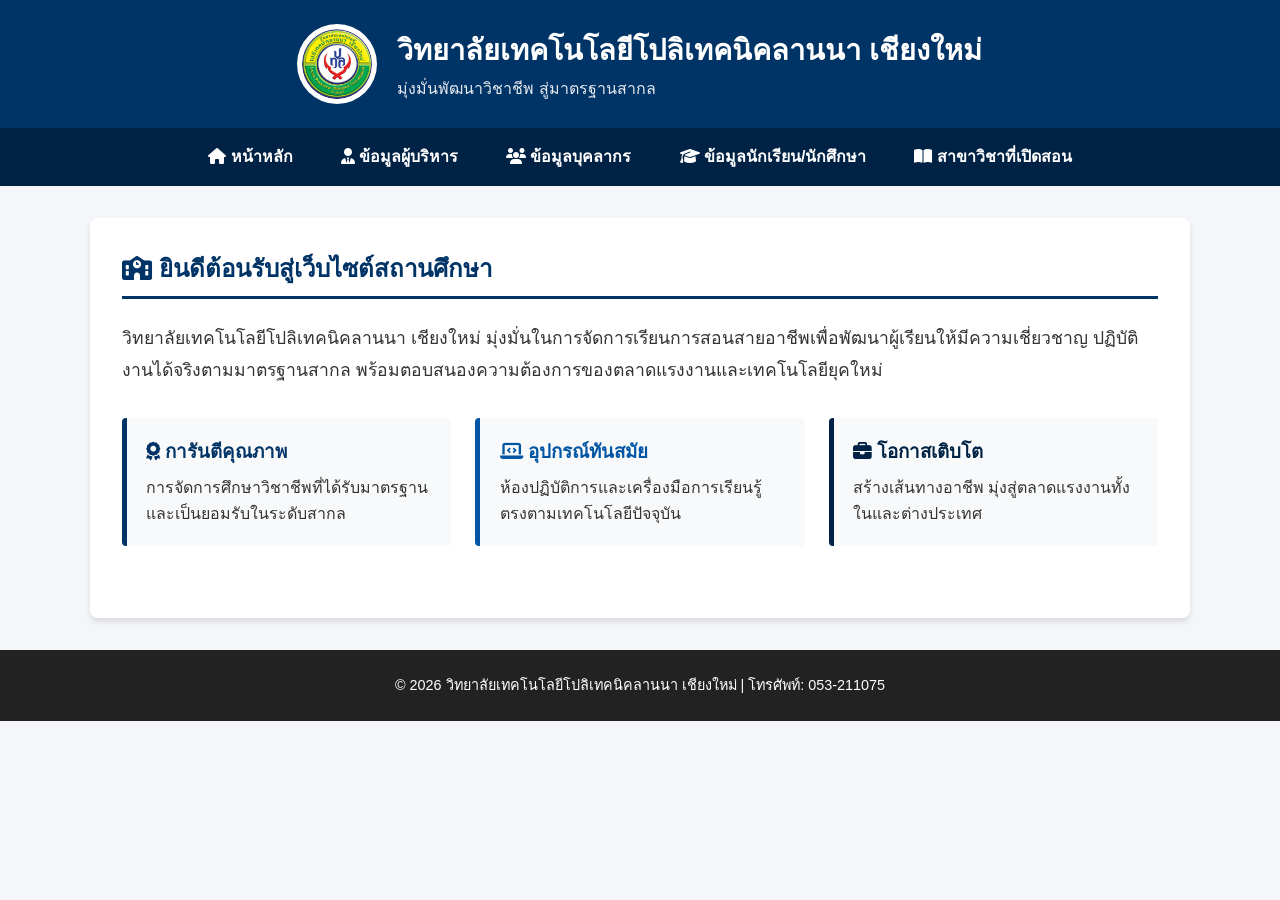
<file: index.html>
<!DOCTYPE html>
<html lang="th">
<head>
    <meta charset="UTF-8">
    <meta name="viewport" content="width=device-width, initial-scale=1.0">
    <title>หน้าหลัก - วิทยาลัยเทคโนโลยีโปลิเทคนิคลานนา เชียงใหม่</title>
    <!-- เพิ่ม Font Awesome สำหรับไอคอนตกแต่ง -->
    <link rel="stylesheet" href="https://cdnjs.cloudflare.com/ajax/libs/font-awesome/6.4.0/css/all.min.css">
    <!-- เชื่อมโยงไฟล์ style.css -->
    <link rel="stylesheet" href="style.css">
</head>
<body>

    <!-- ส่วนหัว (Header) พร้อมรูปโลโก้หน้าชื่อวิทยาลัย -->
    <header>
        <div class="header-content">
            <!-- ⚠️ ตรวจสอบชื่อไฟล์รูปภาพ ให้ตรงกับไฟล์ในเครื่องของคุณ (เช่น logo_lannapoly.png หรือ images/logo_lannapoly.png) -->
            <img src="logo_lannapoly.png" alt="โลโก้วิทยาลัย" class="header-logo">
            
            <div class="header-titles">
                <h1>วิทยาลัยเทคโนโลยีโปลิเทคนิคลานนา เชียงใหม่</h1>
                <p>มุ่งมั่นพัฒนาวิชาชีพ สู่มาตรฐานสากล</p>
            </div>
        </div>
    </header>

    <!-- เมนูนำทาง (Navigation Bar) -->
    <nav>
        <a href="index.html" class="active"><i class="fa-solid fa-house"></i> หน้าหลัก</a>
        <a href="executive.html"><i class="fa-solid fa-user-tie"></i> ข้อมูลผู้บริหาร</a>
        <a href="staff.html"><i class="fa-solid fa-users"></i> ข้อมูลบุคลากร</a>
        <a href="students.html"><i class="fa-solid fa-graduation-cap"></i> ข้อมูลนักเรียน/นักศึกษา</a>
        <a href="courses.html"><i class="fa-solid fa-book-open"></i> สาขาวิชาที่เปิดสอน</a>
    </nav>

    <!-- เนื้อหาหลัก (Main Content Container) -->
    <main class="container">
        <h2 class="page-title"><i class="fa-solid fa-school"></i> ยินดีต้อนรับสู่เว็บไซต์สถานศึกษา</h2>
        <p style="font-size: 1.1rem; line-height: 1.8; margin-top: 1rem;">
            วิทยาลัยเทคโนโลยีโปลิเทคนิคลานนา เชียงใหม่ มุ่งมั่นในการจัดการเรียนการสอนสายอาชีพเพื่อพัฒนาผู้เรียนให้มีความเชี่ยวชาญ ปฏิบัติงานได้จริงตามมาตรฐานสากล พร้อมตอบสนองความต้องการของตลาดแรงงานและเทคโนโลยียุคใหม่
        </p>

        <!-- ส่วนไฮไลท์ข้อมูลเบื้องต้น -->
        <div style="margin-top: 2rem; display: grid; grid-template-columns: repeat(auto-fit, minmax(250px, 1fr)); gap: 1.5rem;">
            <div style="background: #f8f9fa; border-left: 5px solid #003366; padding: 1.2rem; border-radius: 4px;">
                <h3 style="color: #003366; margin-bottom: 0.5rem;"><i class="fa-solid fa-award"></i> การันตีคุณภาพ</h3>
                <p>การจัดการศึกษาวิชาชีพที่ได้รับมาตรฐานและเป็นยอมรับในระดับสากล</p>
            </div>
            <div style="background: #f8f9fa; border-left: 5px solid #0055a5; padding: 1.2rem; border-radius: 4px;">
                <h3 style="color: #0055a5; margin-bottom: 0.5rem;"><i class="fa-solid fa-laptop-code"></i> อุปกรณ์ทันสมัย</h3>
                <p>ห้องปฏิบัติการและเครื่องมือการเรียนรู้ตรงตามเทคโนโลยีปัจจุบัน</p>
            </div>
            <div style="background: #f8f9fa; border-left: 5px solid #002244; padding: 1.2rem; border-radius: 4px;">
                <h3 style="color: #002244; margin-bottom: 0.5rem;"><i class="fa-solid fa-briefcase"></i> โอกาสเติบโต</h3>
                <p>สร้างเส้นทางอาชีพ มุ่งสู่ตลาดแรงงานทั้งในและต่างประเทศ</p>
            </div>
        </div>
    </main>

    <!-- ส่วนท้าย (Footer) -->
    <footer>
        <p>&copy; 2026 วิทยาลัยเทคโนโลยีโปลิเทคนิคลานนา เชียงใหม่ | โทรศัพท์: 053-211075</p>
    </footer>

</body>
</html>
</file>
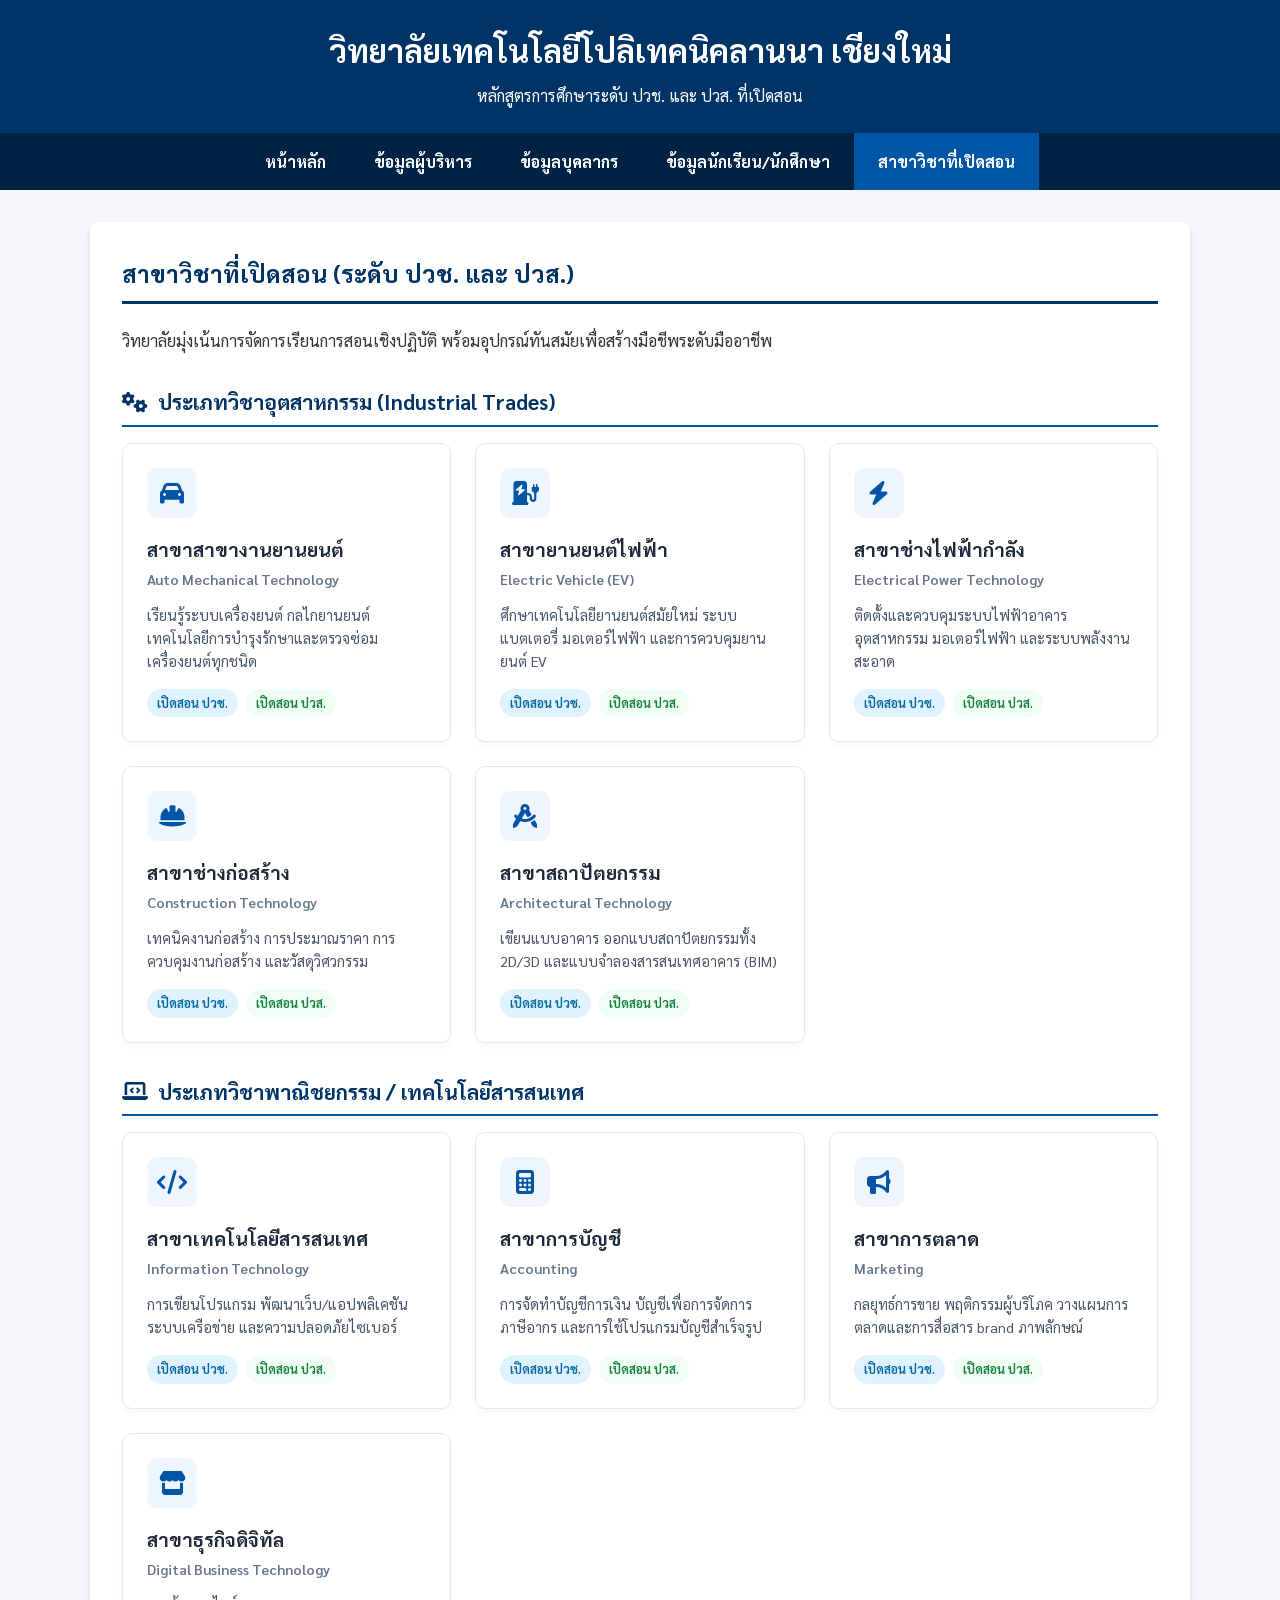
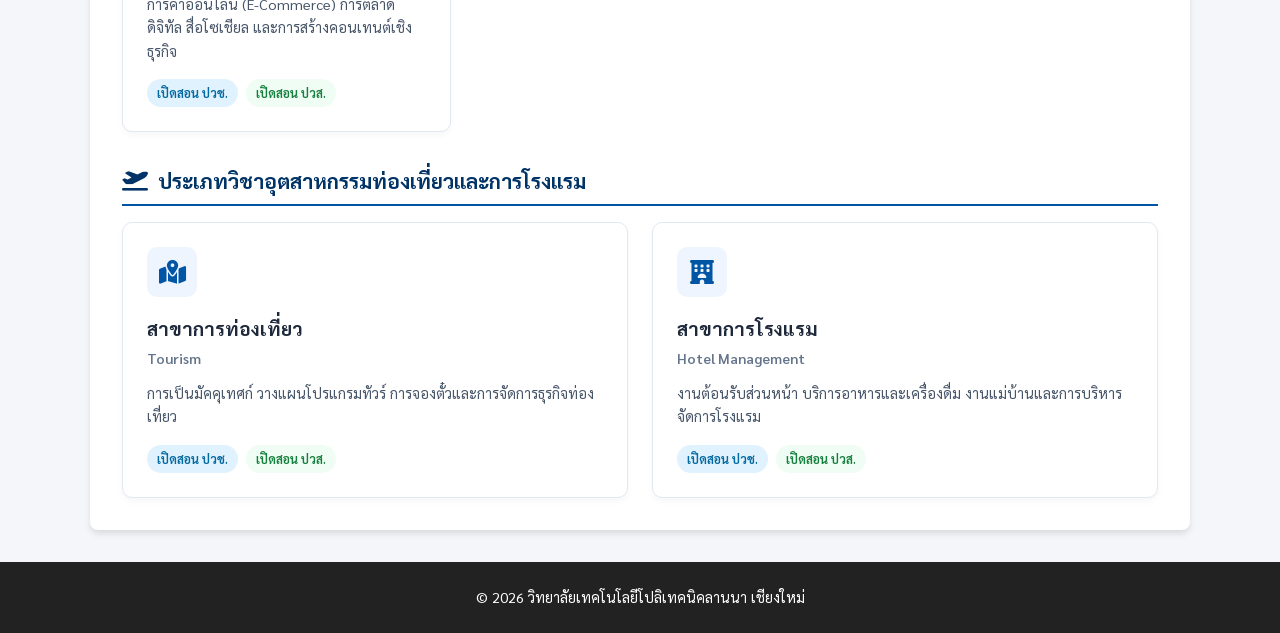
<file: courses.html>
<!DOCTYPE html>
<html lang="th">
<head>
    <meta charset="UTF-8">
    <meta name="viewport" content="width=device-width, initial-scale=1.0">
    <title>สาขาวิชาที่เปิดสอน - วิทยาลัยเทคโนโลยีโปลิเทคนิคลานนา เชียงใหม่</title>
    <link href="https://fonts.googleapis.com/css2?family=Sarabun:wght@300;400;600;700&display=swap" rel="stylesheet">
    <link rel="stylesheet" href="https://cdnjs.cloudflare.com/ajax/libs/font-awesome/6.4.0/css/all.min.css">
    <link rel="stylesheet" href="style.css">
</head>
<body>

    <!-- ส่วนหัว (Header) -->
    <header>
        <h1>วิทยาลัยเทคโนโลยีโปลิเทคนิคลานนา เชียงใหม่</h1>
        <p>หลักสูตรการศึกษาระดับ ปวช. และ ปวส. ที่เปิดสอน</p>
    </header>

    <!-- เมนูเชื่อมโยง (Navigation Bar) -->
    <nav>
        <a href="index.html">หน้าหลัก</a>
        <a href="executive.html">ข้อมูลผู้บริหาร</a>
        <a href="staff.html">ข้อมูลบุคลากร</a>
        <a href="students.html">ข้อมูลนักเรียน/นักศึกษา</a>
        <a href="courses.html" style="background-color: #0055a5;">สาขาวิชาที่เปิดสอน</a>
    </nav>

    <!-- ส่วนเนื้อหาหลัก (Content Container) -->
    <main class="container">
        <h2 class="page-title">สาขาวิชาที่เปิดสอน (ระดับ ปวช. และ ปวส.)</h2>
        <p>วิทยาลัยมุ่งเน้นการจัดการเรียนการสอนเชิงปฏิบัติ พร้อมอุปกรณ์ทันสมัยเพื่อสร้างมือชีพระดับมืออาชีพ</p>

        <!-- หมวดที่ 1: ประเภทวิชาอุตสาหกรรม -->
        <h3 class="category-title">
            <i class="fa-solid fa-gears"></i> ประเภทวิชาอุตสาหกรรม (Industrial Trades)
        </h3>
        
        <div class="courses-grid">
            <!-- 1. สาขาช่างยานยนต์ -->
            <div class="course-card">
                <div>
                    <div class="course-icon"><i class="fa-solid fa-car"></i></div>
                    <div class="course-name-th">สาขาสาขางานยานยนต์</div>
                    <div class="course-name-en">Auto Mechanical Technology</div>
                    <p style="font-size: 0.9rem; color: #475569;">เรียนรู้ระบบเครื่องยนต์ กลไกยานยนต์ เทคโนโลยีการบำรุงรักษาและตรวจซ่อมเครื่องยนต์ทุกชนิด</p>
                </div>
                <div class="badge-group">
                    <span class="badge badge-pvc">เปิดสอน ปวช.</span>
                    <span class="badge badge-pvs">เปิดสอน ปวส.</span>
                </div>
            </div>

            <!-- 2. สาขายานยนต์ไฟฟ้า -->
            <div class="course-card">
                <div>
                    <div class="course-icon"><i class="fa-solid fa-charging-station"></i></div>
                    <div class="course-name-th">สาขายานยนต์ไฟฟ้า</div>
                    <div class="course-name-en">Electric Vehicle (EV)</div>
                    <p style="font-size: 0.9rem; color: #475569;">ศึกษาเทคโนโลยียานยนต์สมัยใหม่ ระบบแบตเตอรี่ มอเตอร์ไฟฟ้า และการควบคุมยานยนต์ EV</p>
                </div>
                <div class="badge-group">
                    <span class="badge badge-pvc">เปิดสอน ปวช.</span>
                    <span class="badge badge-pvs">เปิดสอน ปวส.</span>
                </div>
            </div>

            <!-- 3. สาขาช่างไฟฟ้ากำลัง -->
            <div class="course-card">
                <div>
                    <div class="course-icon"><i class="fa-solid fa-bolt"></i></div>
                    <div class="course-name-th">สาขาช่างไฟฟ้ากำลัง</div>
                    <div class="course-name-en">Electrical Power Technology</div>
                    <p style="font-size: 0.9rem; color: #475569;">ติดตั้งและควบคุมระบบไฟฟ้าอาคาร อุตสาหกรรม มอเตอร์ไฟฟ้า และระบบพลังงานสะอาด</p>
                </div>
                <div class="badge-group">
                    <span class="badge badge-pvc">เปิดสอน ปวช.</span>
                    <span class="badge badge-pvs">เปิดสอน ปวส.</span>
                </div>
            </div>

            <!-- 4. สาขาช่างก่อสร้าง -->
            <div class="course-card">
                <div>
                    <div class="course-icon"><i class="fa-solid fa-helmet-safety"></i></div>
                    <div class="course-name-th">สาขาช่างก่อสร้าง</div>
                    <div class="course-name-en">Construction Technology</div>
                    <p style="font-size: 0.9rem; color: #475569;">เทคนิคงานก่อสร้าง การประมาณราคา การควบคุมงานก่อสร้าง และวัสดุวิศวกรรม</p>
                </div>
                <div class="badge-group">
                    <span class="badge badge-pvc">เปิดสอน ปวช.</span>
                    <span class="badge badge-pvs">เปิดสอน ปวส.</span>
                </div>
            </div>

            <!-- 5. สาขาสถาปัตยกรรม -->
            <div class="course-card">
                <div>
                    <div class="course-icon"><i class="fa-solid fa-compass-drafting"></i></div>
                    <div class="course-name-th">สาขาสถาปัตยกรรม</div>
                    <div class="course-name-en">Architectural Technology</div>
                    <p style="font-size: 0.9rem; color: #475569;">เขียนแบบอาคาร ออกแบบสถาปัตยกรรมทั้ง 2D/3D และแบบจำลองสารสนเทศอาคาร (BIM)</p>
                </div>
                <div class="badge-group">
                    <span class="badge badge-pvc">เปิดสอน ปวช.</span>
                    <span class="badge badge-pvs">เปิดสอน ปวส.</span>
                </div>
            </div>
        </div>

        <!-- หมวดที่ 2: พาณิชยกรรม / บริหารธุรกิจ และเทคโนโลยีสารสนเทศ -->
        <h3 class="category-title">
            <i class="fa-solid fa-laptop-code"></i> ประเภทวิชาพาณิชยกรรม / เทคโนโลยีสารสนเทศ
        </h3>

        <div class="courses-grid">
            <!-- 6. สาขาเทคโนโลยีสารสนเทศ -->
            <div class="course-card">
                <div>
                    <div class="course-icon"><i class="fa-solid fa-code"></i></div>
                    <div class="course-name-th">สาขาเทคโนโลยีสารสนเทศ</div>
                    <div class="course-name-en">Information Technology</div>
                    <p style="font-size: 0.9rem; color: #475569;">การเขียนโปรแกรม พัฒนาเว็บ/แอปพลิเคชัน ระบบเครือข่าย และความปลอดภัยไซเบอร์</p>
                </div>
                <div class="badge-group">
                    <span class="badge badge-pvc">เปิดสอน ปวช.</span>
                    <span class="badge badge-pvs">เปิดสอน ปวส.</span>
                </div>
            </div>

            <!-- 7. สาขาการบัญชี -->
            <div class="course-card">
                <div>
                    <div class="course-icon"><i class="fa-solid fa-calculator"></i></div>
                    <div class="course-name-th">สาขาการบัญชี</div>
                    <div class="course-name-en">Accounting</div>
                    <p style="font-size: 0.9rem; color: #475569;">การจัดทำบัญชีการเงิน บัญชีเพื่อการจัดการ ภาษีอากร และการใช้โปรแกรมบัญชีสำเร็จรูป</p>
                </div>
                <div class="badge-group">
                    <span class="badge badge-pvc">เปิดสอน ปวช.</span>
                    <span class="badge badge-pvs">เปิดสอน ปวส.</span>
                </div>
            </div>

            <!-- 8. สาขาการตลาด -->
            <div class="course-card">
                <div>
                    <div class="course-icon"><i class="fa-solid fa-bullhorn"></i></div>
                    <div class="course-name-th">สาขาการตลาด</div>
                    <div class="course-name-en">Marketing</div>
                    <p style="font-size: 0.9rem; color: #475569;">กลยุทธ์การขาย พฤติกรรมผู้บริโภค วางแผนการตลาดและการสื่อสาร brand ภาพลักษณ์</p>
                </div>
                <div class="badge-group">
                    <span class="badge badge-pvc">เปิดสอน ปวช.</span>
                    <span class="badge badge-pvs">เปิดสอน ปวส.</span>
                </div>
            </div>

            <!-- 9. สาขาธุรกิจดิจิทัล -->
            <div class="course-card">
                <div>
                    <div class="course-icon"><i class="fa-solid fa-store"></i></div>
                    <div class="course-name-th">สาขาธุรกิจดิจิทัล</div>
                    <div class="course-name-en">Digital Business Technology</div>
                    <p style="font-size: 0.9rem; color: #475569;">การค้าออนไลน์ (E-Commerce) การตลาดดิจิทัล สื่อโซเชียล และการสร้างคอนเทนต์เชิงธุรกิจ</p>
                </div>
                <div class="badge-group">
                    <span class="badge badge-pvc">เปิดสอน ปวช.</span>
                    <span class="badge badge-pvs">เปิดสอน ปวส.</span>
                </div>
            </div>
        </div>

        <!-- หมวดที่ 3: อุตสาหกรรมการท่องเที่ยวและการโรงแรม -->
        <h3 class="category-title">
            <i class="fa-solid fa-plane-departure"></i> ประเภทวิชาอุตสาหกรรมท่องเที่ยวและการโรงแรม
        </h3>

        <div class="courses-grid">
            <!-- 10. สาขาการท่องเที่ยว -->
            <div class="course-card">
                <div>
                    <div class="course-icon"><i class="fa-solid fa-map-location-dot"></i></div>
                    <div class="course-name-th">สาขาการท่องเที่ยว</div>
                    <div class="course-name-en">Tourism</div>
                    <p style="font-size: 0.9rem; color: #475569;">การเป็นมัคคุเทศก์ วางแผนโปรแกรมทัวร์ การจองตั๋วและการจัดการธุรกิจท่องเที่ยว</p>
                </div>
                <div class="badge-group">
                    <span class="badge badge-pvc">เปิดสอน ปวช.</span>
                    <span class="badge badge-pvs">เปิดสอน ปวส.</span>
                </div>
            </div>

            <!-- 11. สาขาการโรงแรม -->
            <div class="course-card">
                <div>
                    <div class="course-icon"><i class="fa-solid fa-hotel"></i></div>
                    <div class="course-name-th">สาขาการโรงแรม</div>
                    <div class="course-name-en">Hotel Management</div>
                    <p style="font-size: 0.9rem; color: #475569;">งานต้อนรับส่วนหน้า บริการอาหารและเครื่องดื่ม งานแม่บ้านและการบริหารจัดการโรงแรม</p>
                </div>
                <div class="badge-group">
                    <span class="badge badge-pvc">เปิดสอน ปวช.</span>
                    <span class="badge badge-pvs">เปิดสอน ปวส.</span>
                </div>
            </div>
        </div>

    </main>

    <!-- ส่วนท้าย (Footer) -->
    <footer>
        <p>&copy; 2026 วิทยาลัยเทคโนโลยีโปลิเทคนิคลานนา เชียงใหม่ </p>
    </footer>

</body>
</html>
</file>
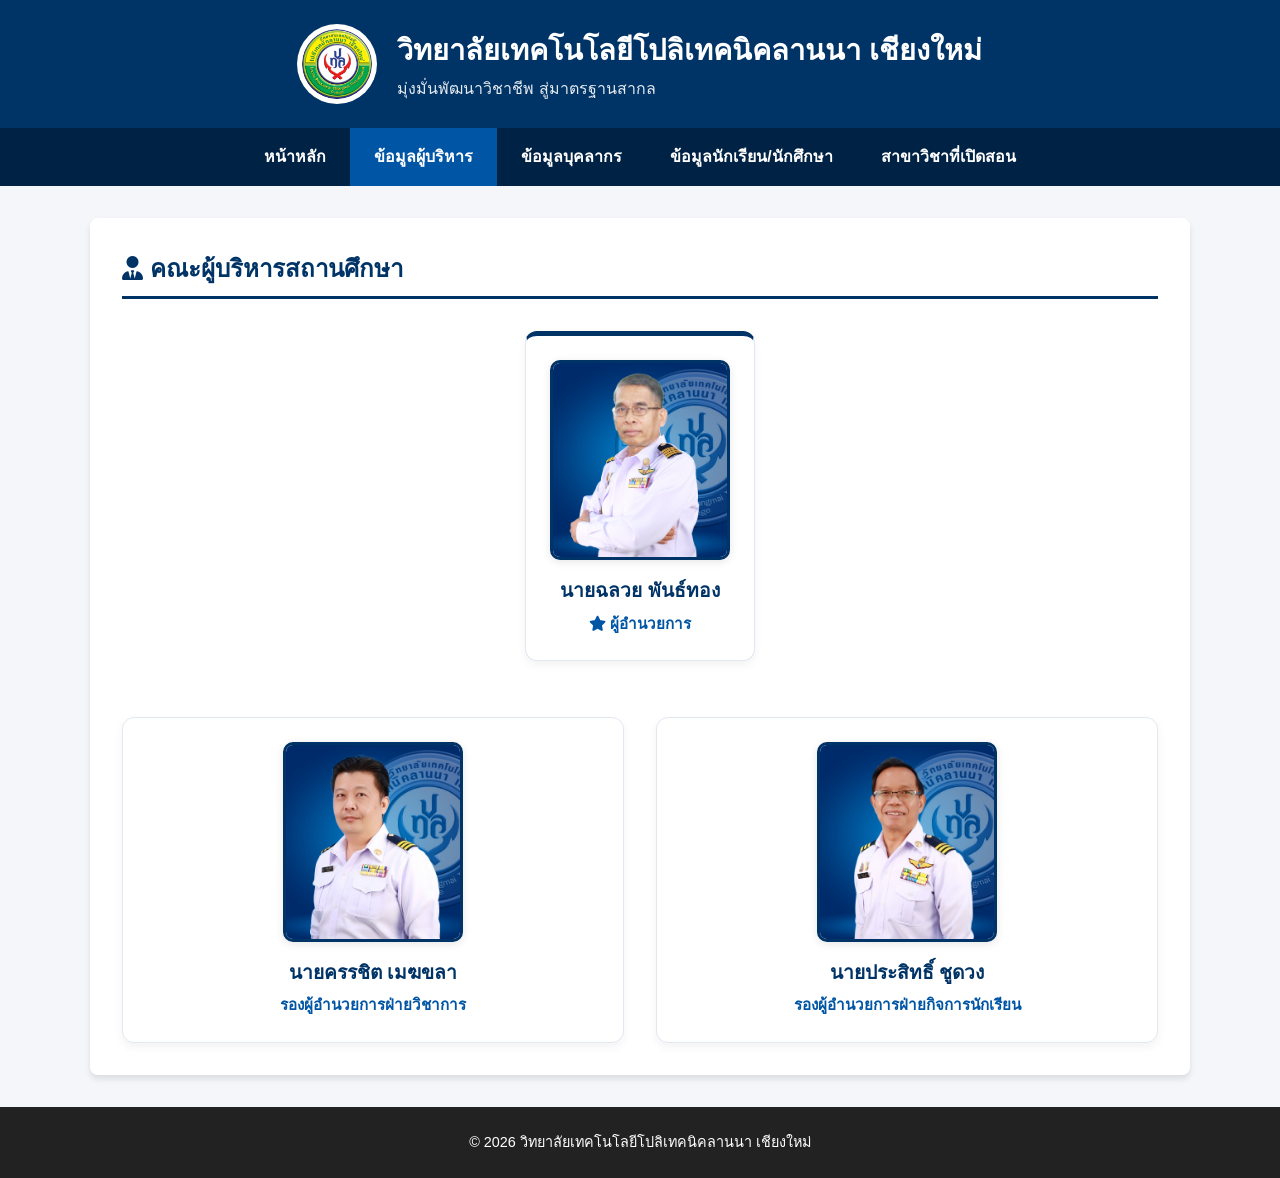
<file: executive.html>
<html lang="th">
<head>
    <meta charset="UTF-8">
    <meta name="viewport" content="width=device-width, initial-scale=1.0">
    <title>ข้อมูลผู้บริหาร - วิทยาลัยเทคโนโลยีโปลิเทคนิคลานนา เชียงใหม่</title>
    <link rel="stylesheet" href="https://cdnjs.cloudflare.com/ajax/libs/font-awesome/6.4.0/css/all.min.css">
    <link rel="stylesheet" href="style.css">

</head>
<body>

    <header>
        <div class="header-content">
            <img src="logo_lannapoly.png" alt="โลโก้วิทยาลัย" class="header-logo">
            <div class="header-titles">
                <h1>วิทยาลัยเทคโนโลยีโปลิเทคนิคลานนา เชียงใหม่</h1>
                <p>มุ่งมั่นพัฒนาวิชาชีพ สู่มาตรฐานสากล</p>
            </div>
        </div>
    </header>

    <nav>
        <a href="index.html">หน้าหลัก</a>
        <a href="executive.html" style="background-color: #0055a5;">ข้อมูลผู้บริหาร</a>
        <a href="staff.html">ข้อมูลบุคลากร</a>
        <a href="students.html">ข้อมูลนักเรียน/นักศึกษา</a>
        <a href="courses.html">สาขาวิชาที่เปิดสอน</a>
    </nav>

    <main class="container">
        <h2 class="page-title"><i class="fa-solid fa-user-tie"></i> คณะผู้บริหารสถานศึกษา</h2>
        
        <div class="executive-grid">
            
            <div class="executive-card main-director">
                <img class="executive-img" src="00111.jpg" alt="นายฉลวย พันธ์ทอง">
                <div class="executive-name">นายฉลวย พันธ์ทอง</div>
                <div class="executive-role"><i class="fa-solid fa-star"></i> ผู้อำนวยการ</div>
            </div>

        </div>

        <div class="executive-grid">

            <div class="executive-card">
                <img class="executive-img" src="01013.jpg" alt="นายครรชิต เมฆขลา">
                <div class="executive-name">นายครรชิต เมฆขลา</div>
                <div class="executive-role">รองผู้อำนวยการฝ่ายวิชาการ</div>
            </div>

            <div class="executive-card">
                <img class="executive-img" src="06003.jpg" alt="นายประสิทธิ์ ชูดวง">
                <div class="executive-name">นายประสิทธิ์ ชูดวง</div>
                <div class="executive-role">รองผู้อำนวยการฝ่ายกิจการนักเรียน</div>
            </div>

        </div>
    </main>

    <footer>
        <p>&copy; 2026 วิทยาลัยเทคโนโลยีโปลิเทคนิคลานนา เชียงใหม่</p>
    </footer>
</body>
</html>
</file>
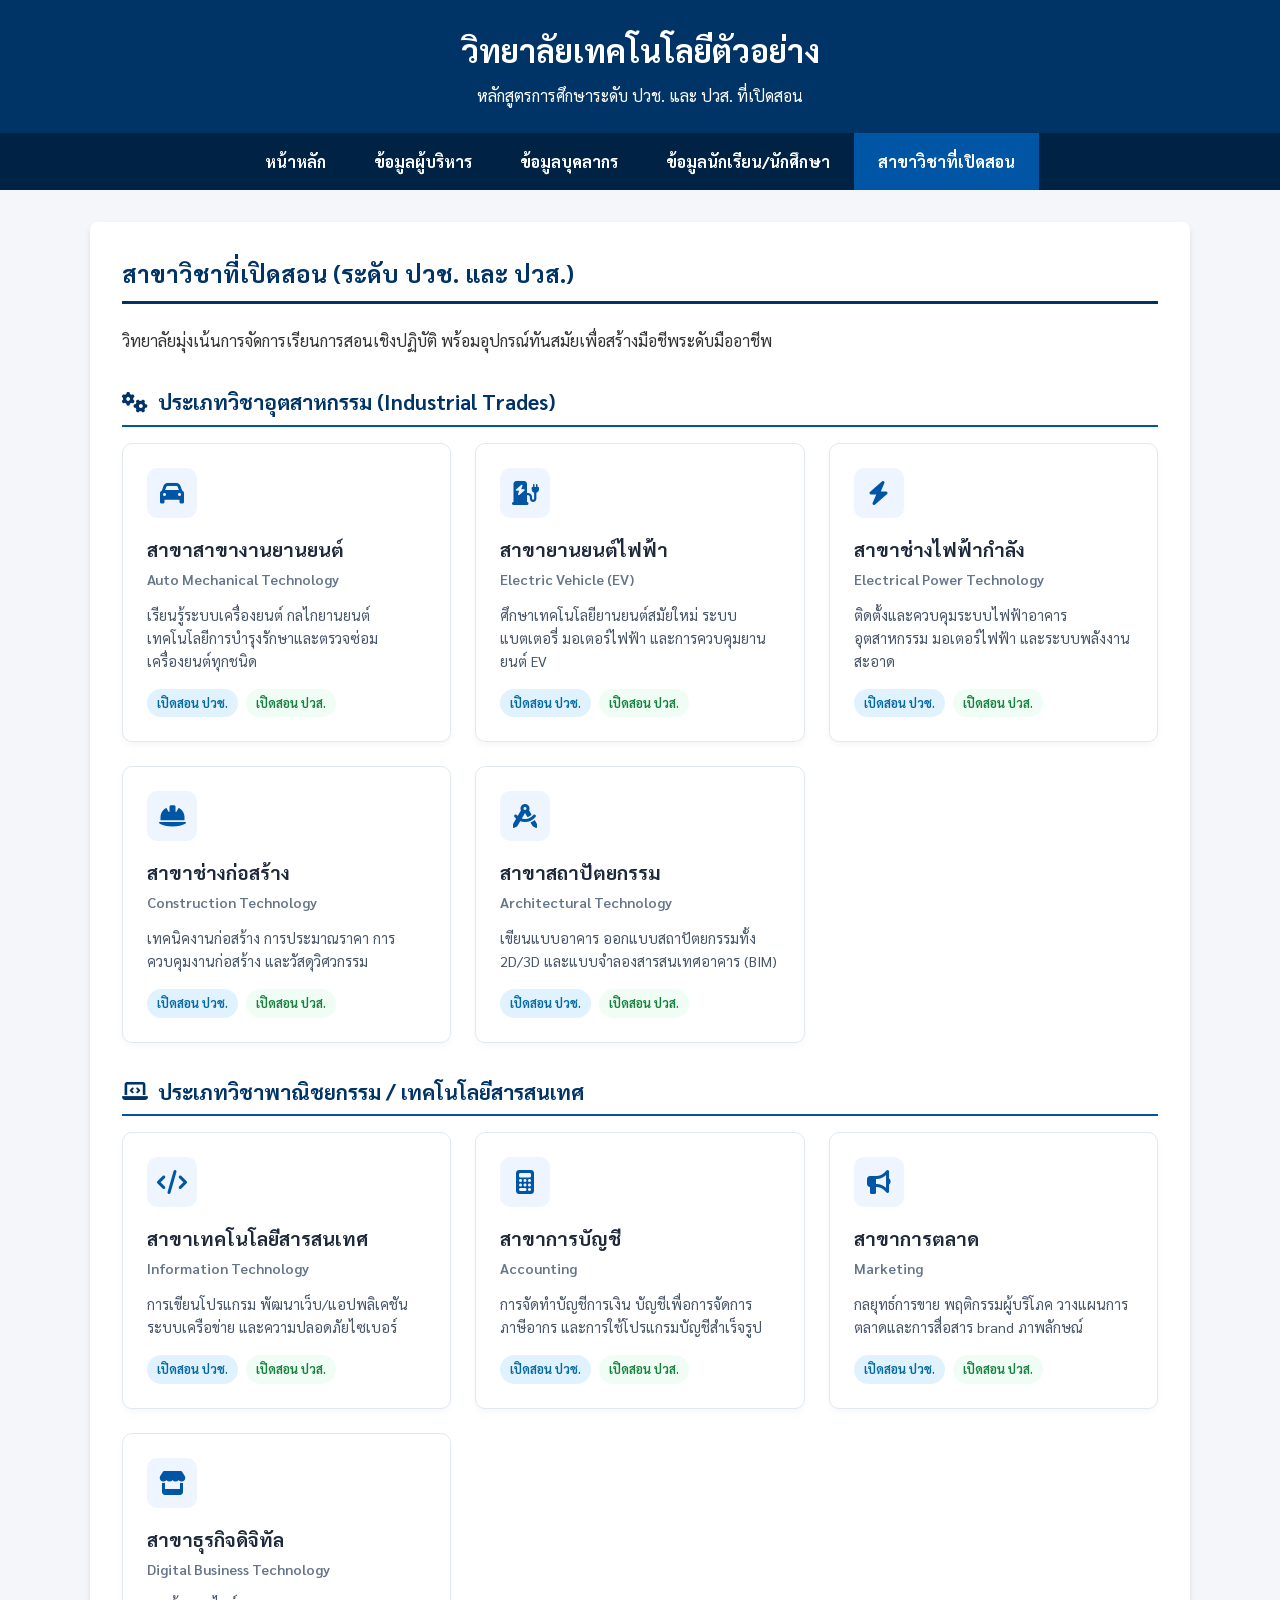
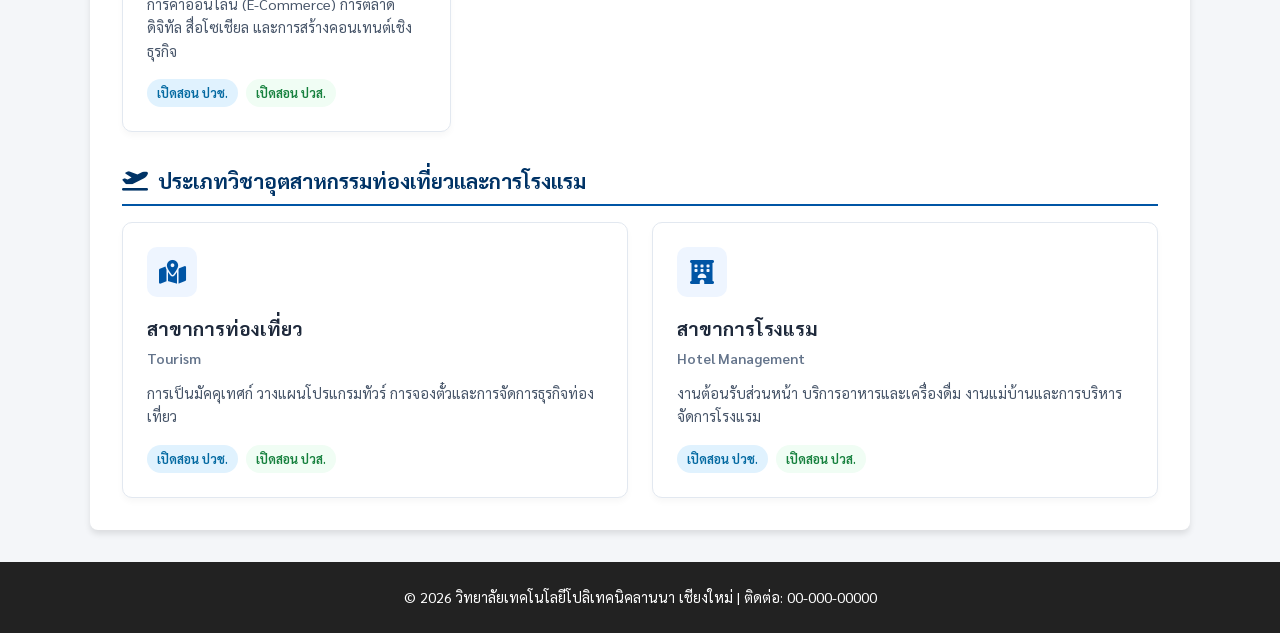
<file: students.html>
<!DOCTYPE html>
<html lang="th">
<head>
<meta charset="UTF-8">
    <meta name="viewport" content="width=device-width, initial-scale=1.0">
    <title>สาขาวิชาที่เปิดสอน - วิทยาลัยเทคโนโลยีโปลิเทคนิคลานนา เชียงใหม่</title>
    <link href="https://fonts.googleapis.com/css2?family=Sarabun:wght@300;400;600;700&display=swap" rel="stylesheet">
    <link rel="stylesheet" href="https://cdnjs.cloudflare.com/ajax/libs/font-awesome/6.4.0/css/all.min.css">
    <link rel="stylesheet" href="style.css">
</head>
<body>

    <!-- ส่วนหัว (Header) -->
    <header>
        <h1>วิทยาลัยเทคโนโลยีตัวอย่าง</h1>
        <p>หลักสูตรการศึกษาระดับ ปวช. และ ปวส. ที่เปิดสอน</p>
    </header>

    <!-- เมนูเชื่อมโยง (Navigation Bar) -->
    <nav>
        <a href="index.html">หน้าหลัก</a>
        <a href="executive.html">ข้อมูลผู้บริหาร</a>
        <a href="staff.html">ข้อมูลบุคลากร</a>
        <a href="students.html">ข้อมูลนักเรียน/นักศึกษา</a>
        <a href="courses.html" style="background-color: #0055a5;">สาขาวิชาที่เปิดสอน</a>
    </nav>

    <!-- ส่วนเนื้อหาหลัก (Content Container) -->
    <main class="container">
        <h2 class="page-title">สาขาวิชาที่เปิดสอน (ระดับ ปวช. และ ปวส.)</h2>
        <p>วิทยาลัยมุ่งเน้นการจัดการเรียนการสอนเชิงปฏิบัติ พร้อมอุปกรณ์ทันสมัยเพื่อสร้างมือชีพระดับมืออาชีพ</p>

        <!-- หมวดที่ 1: ประเภทวิชาอุตสาหกรรม -->
        <h3 class="category-title">
            <i class="fa-solid fa-gears"></i> ประเภทวิชาอุตสาหกรรม (Industrial Trades)
        </h3>
        
        <div class="courses-grid">
            <!-- 1. สาขาช่างยานยนต์ -->
            <div class="course-card">
                <div>
                    <div class="course-icon"><i class="fa-solid fa-car"></i></div>
                    <div class="course-name-th">สาขาสาขางานยานยนต์</div>
                    <div class="course-name-en">Auto Mechanical Technology</div>
                    <p style="font-size: 0.9rem; color: #475569;">เรียนรู้ระบบเครื่องยนต์ กลไกยานยนต์ เทคโนโลยีการบำรุงรักษาและตรวจซ่อมเครื่องยนต์ทุกชนิด</p>
                </div>
                <div class="badge-group">
                    <span class="badge badge-pvc">เปิดสอน ปวช.</span>
                    <span class="badge badge-pvs">เปิดสอน ปวส.</span>
                </div>
            </div>

            <!-- 2. สาขายานยนต์ไฟฟ้า -->
            <div class="course-card">
                <div>
                    <div class="course-icon"><i class="fa-solid fa-charging-station"></i></div>
                    <div class="course-name-th">สาขายานยนต์ไฟฟ้า</div>
                    <div class="course-name-en">Electric Vehicle (EV)</div>
                    <p style="font-size: 0.9rem; color: #475569;">ศึกษาเทคโนโลยียานยนต์สมัยใหม่ ระบบแบตเตอรี่ มอเตอร์ไฟฟ้า และการควบคุมยานยนต์ EV</p>
                </div>
                <div class="badge-group">
                    <span class="badge badge-pvc">เปิดสอน ปวช.</span>
                    <span class="badge badge-pvs">เปิดสอน ปวส.</span>
                </div>
            </div>

            <!-- 3. สาขาช่างไฟฟ้ากำลัง -->
            <div class="course-card">
                <div>
                    <div class="course-icon"><i class="fa-solid fa-bolt"></i></div>
                    <div class="course-name-th">สาขาช่างไฟฟ้ากำลัง</div>
                    <div class="course-name-en">Electrical Power Technology</div>
                    <p style="font-size: 0.9rem; color: #475569;">ติดตั้งและควบคุมระบบไฟฟ้าอาคาร อุตสาหกรรม มอเตอร์ไฟฟ้า และระบบพลังงานสะอาด</p>
                </div>
                <div class="badge-group">
                    <span class="badge badge-pvc">เปิดสอน ปวช.</span>
                    <span class="badge badge-pvs">เปิดสอน ปวส.</span>
                </div>
            </div>

            <!-- 4. สาขาช่างก่อสร้าง -->
            <div class="course-card">
                <div>
                    <div class="course-icon"><i class="fa-solid fa-helmet-safety"></i></div>
                    <div class="course-name-th">สาขาช่างก่อสร้าง</div>
                    <div class="course-name-en">Construction Technology</div>
                    <p style="font-size: 0.9rem; color: #475569;">เทคนิคงานก่อสร้าง การประมาณราคา การควบคุมงานก่อสร้าง และวัสดุวิศวกรรม</p>
                </div>
                <div class="badge-group">
                    <span class="badge badge-pvc">เปิดสอน ปวช.</span>
                    <span class="badge badge-pvs">เปิดสอน ปวส.</span>
                </div>
            </div>

            <!-- 5. สาขาสถาปัตยกรรม -->
            <div class="course-card">
                <div>
                    <div class="course-icon"><i class="fa-solid fa-compass-drafting"></i></div>
                    <div class="course-name-th">สาขาสถาปัตยกรรม</div>
                    <div class="course-name-en">Architectural Technology</div>
                    <p style="font-size: 0.9rem; color: #475569;">เขียนแบบอาคาร ออกแบบสถาปัตยกรรมทั้ง 2D/3D และแบบจำลองสารสนเทศอาคาร (BIM)</p>
                </div>
                <div class="badge-group">
                    <span class="badge badge-pvc">เปิดสอน ปวช.</span>
                    <span class="badge badge-pvs">เปิดสอน ปวส.</span>
                </div>
            </div>
        </div>

        <!-- หมวดที่ 2: พาณิชยกรรม / บริหารธุรกิจ และเทคโนโลยีสารสนเทศ -->
        <h3 class="category-title">
            <i class="fa-solid fa-laptop-code"></i> ประเภทวิชาพาณิชยกรรม / เทคโนโลยีสารสนเทศ
        </h3>

        <div class="courses-grid">
            <!-- 6. สาขาเทคโนโลยีสารสนเทศ -->
            <div class="course-card">
                <div>
                    <div class="course-icon"><i class="fa-solid fa-code"></i></div>
                    <div class="course-name-th">สาขาเทคโนโลยีสารสนเทศ</div>
                    <div class="course-name-en">Information Technology</div>
                    <p style="font-size: 0.9rem; color: #475569;">การเขียนโปรแกรม พัฒนาเว็บ/แอปพลิเคชัน ระบบเครือข่าย และความปลอดภัยไซเบอร์</p>
                </div>
                <div class="badge-group">
                    <span class="badge badge-pvc">เปิดสอน ปวช.</span>
                    <span class="badge badge-pvs">เปิดสอน ปวส.</span>
                </div>
            </div>

            <!-- 7. สาขาการบัญชี -->
            <div class="course-card">
                <div>
                    <div class="course-icon"><i class="fa-solid fa-calculator"></i></div>
                    <div class="course-name-th">สาขาการบัญชี</div>
                    <div class="course-name-en">Accounting</div>
                    <p style="font-size: 0.9rem; color: #475569;">การจัดทำบัญชีการเงิน บัญชีเพื่อการจัดการ ภาษีอากร และการใช้โปรแกรมบัญชีสำเร็จรูป</p>
                </div>
                <div class="badge-group">
                    <span class="badge badge-pvc">เปิดสอน ปวช.</span>
                    <span class="badge badge-pvs">เปิดสอน ปวส.</span>
                </div>
            </div>

            <!-- 8. สาขาการตลาด -->
            <div class="course-card">
                <div>
                    <div class="course-icon"><i class="fa-solid fa-bullhorn"></i></div>
                    <div class="course-name-th">สาขาการตลาด</div>
                    <div class="course-name-en">Marketing</div>
                    <p style="font-size: 0.9rem; color: #475569;">กลยุทธ์การขาย พฤติกรรมผู้บริโภค วางแผนการตลาดและการสื่อสาร brand ภาพลักษณ์</p>
                </div>
                <div class="badge-group">
                    <span class="badge badge-pvc">เปิดสอน ปวช.</span>
                    <span class="badge badge-pvs">เปิดสอน ปวส.</span>
                </div>
            </div>

            <!-- 9. สาขาธุรกิจดิจิทัล -->
            <div class="course-card">
                <div>
                    <div class="course-icon"><i class="fa-solid fa-store"></i></div>
                    <div class="course-name-th">สาขาธุรกิจดิจิทัล</div>
                    <div class="course-name-en">Digital Business Technology</div>
                    <p style="font-size: 0.9rem; color: #475569;">การค้าออนไลน์ (E-Commerce) การตลาดดิจิทัล สื่อโซเชียล และการสร้างคอนเทนต์เชิงธุรกิจ</p>
                </div>
                <div class="badge-group">
                    <span class="badge badge-pvc">เปิดสอน ปวช.</span>
                    <span class="badge badge-pvs">เปิดสอน ปวส.</span>
                </div>
            </div>
        </div>

        <!-- หมวดที่ 3: อุตสาหกรรมการท่องเที่ยวและการโรงแรม -->
        <h3 class="category-title">
            <i class="fa-solid fa-plane-departure"></i> ประเภทวิชาอุตสาหกรรมท่องเที่ยวและการโรงแรม
        </h3>

        <div class="courses-grid">
            <!-- 10. สาขาการท่องเที่ยว -->
            <div class="course-card">
                <div>
                    <div class="course-icon"><i class="fa-solid fa-map-location-dot"></i></div>
                    <div class="course-name-th">สาขาการท่องเที่ยว</div>
                    <div class="course-name-en">Tourism</div>
                    <p style="font-size: 0.9rem; color: #475569;">การเป็นมัคคุเทศก์ วางแผนโปรแกรมทัวร์ การจองตั๋วและการจัดการธุรกิจท่องเที่ยว</p>
                </div>
                <div class="badge-group">
                    <span class="badge badge-pvc">เปิดสอน ปวช.</span>
                    <span class="badge badge-pvs">เปิดสอน ปวส.</span>
                </div>
            </div>


            <div class="course-card">
                <div>
                    <div class="course-icon"><i class="fa-solid fa-hotel"></i></div>
                    <div class="course-name-th">สาขาการโรงแรม</div>
                    <div class="course-name-en">Hotel Management</div>
                    <p style="font-size: 0.9rem; color: #475569;">งานต้อนรับส่วนหน้า บริการอาหารและเครื่องดื่ม งานแม่บ้านและการบริหารจัดการโรงแรม</p>
                </div>
                <div class="badge-group">
                    <span class="badge badge-pvc">เปิดสอน ปวช.</span>
                    <span class="badge badge-pvs">เปิดสอน ปวส.</span>
                </div>
            </div>
        </div>

    </main>

    <footer>
        <p>&copy; 2026 วิทยาลัยเทคโนโลยีโปลิเทคนิคลานนา เชียงใหม่ | ติดต่อ: 00-000-00000 </p>
    </footer>
</body>
</html>
</file>
<file: style.css>
/* การตั้งค่าพื้นฐาน */
* {
    box-sizing: border-box;
    margin: 0;
    padding: 0;
    font-family: 'Sarabun', 'Segoe UI', Tahoma, sans-serif;
}

body {
    background-color: #f4f6f9;
    color: #333;
    line-height: 1.6;
}

/* ส่วนหัว (Header) */
header {
    background-color: #003366;
    color: white;
    text-align: center;
    padding: 2rem 1rem;
}

header h1 {
    font-size: 2rem;
    margin-bottom: 0.5rem;
}

/* เมนูเชื่อมโยง (Navigation Bar) */
nav {
    background-color: #002244;
    display: flex;
    justify-content: center;
    flex-wrap: wrap;
}

nav a {
    color: white;
    padding: 1rem 1.5rem;
    text-decoration: none;
    font-weight: bold;
    transition: background 0.3s;
}

nav a:hover {
    background-color: #0055a5;
}

/* ส่วนเนื้อหาหลัก (Content Container) */
.container {
    max-width: 1100px;
    margin: 2rem auto;
    background: white;
    padding: 2rem;
    border-radius: 8px;
    box-shadow: 0 4px 6px rgba(0,0,0,0.1);
    min-height: 400px;
}

.page-title {
    border-bottom: 3px solid #003366;
    padding-bottom: 0.5rem;
    margin-bottom: 1.5rem;
    color: #003366;
}

/* ส่วนท้าย (Footer) */
footer {
    background-color: #222;
    color: white;
    text-align: center;
    padding: 1.5rem;
    margin-top: 2rem;
    font-size: 0.9rem;
}
/* CSS เฉพาะหน้า courses.html */
        .category-title {
            color: #003366;
            font-size: 1.3rem;
            margin: 2rem 0 1rem 0;
            padding-bottom: 0.4rem;
            border-bottom: 2px solid #0055a5;
            display: flex;
            align-items: center;
            gap: 10px;
        }

        .courses-grid {
            display: grid;
            grid-template-columns: repeat(auto-fit, minmax(300px, 1fr));
            gap: 1.5rem;
        }

        .course-card {
            background: #fff;
            border: 1px solid #e2e8f0;
            border-radius: 10px;
            padding: 1.5rem;
            box-shadow: 0 4px 6px rgba(0,0,0,0.03);
            transition: transform 0.2s, box-shadow 0.2s;
            position: relative;
            display: flex;
            flex-direction: column;
            justify-content: space-between;
        }

        .course-card:hover {
            transform: translateY(-5px);
            box-shadow: 0 8px 15px rgba(0,0,0,0.1);
            border-color: #0055a5;
        }

        .course-icon {
            width: 50px;
            height: 50px;
            background: #eef5ff;
            color: #0055a5;
            border-radius: 10px;
            display: flex;
            align-items: center;
            justify-content: center;
            font-size: 1.5rem;
            margin-bottom: 1rem;
        }

        .course-name-th {
            font-size: 1.2rem;
            font-weight: 700;
            color: #1e293b;
            margin-bottom: 0.2rem;
        }

        .course-name-en {
            font-size: 0.9rem;
            color: #64748b;
            font-weight: 600;
            margin-bottom: 0.8rem;
        }

        .badge-group {
            display: flex;
            gap: 8px;
            margin-top: 1rem;
        }

        .badge {
            font-size: 0.8rem;
            padding: 4px 10px;
            border-radius: 20px;
            font-weight: 600;
        }

        .badge-pvc {
            background-color: #e0f2fe;
            color: #0369a1;
        }

        .badge-pvs {
            background-color: #f0fdf4;
            color: #15803d;
        }


* {
    box-sizing: border-box;
    margin: 0;
    padding: 0;
    font-family: 'Sarabun', 'Segoe UI', Tahoma, sans-serif;
}

body {
    background-color: #f4f6f9;
    color: #333;
    line-height: 1.6;
}

/* ส่วนหัว (Header) */
header {
    background-color: #003366;
    color: white;
    padding: 1.5rem 1rem;
}

/* จัดวางโลโก้ + ข้อความให้อยู่ตรงกลางแถบสีน้ำเงิน */
.header-content {
    max-width: 1100px;
    margin: 0 auto;
    display: flex;
    align-items: center;
    justify-content: center;
    gap: 20px;
}

/* ปรับขนาดรูปภาพโลโก้ */
.header-logo {
    width: 80px;
    height: auto;
    max-height: 80px;
    object-fit: contain;
    background-color: #ffffff; /* หากโลโก้เป็นพื้นหลังใสหรือต้องการให้เด่น */
    padding: 5px;
    border-radius: 50%;
}

.header-titles h1 {
    font-size: 1.8rem;
    margin-bottom: 0.2rem;
    text-align: left;
}

.header-titles p {
    font-size: 1rem;
    opacity: 0.9;
    text-align: left;
}

/* รองรับมือถือ */
@media (max-width: 650px) {
    .header-content {
        flex-direction: column;
        text-align: center;
    }
    .header-titles h1, .header-titles p {
        text-align: center;
    }
}

/* เมนูเชื่อมโยง (Navigation Bar) */
nav {
    background-color: #002244;
    display: flex;
    justify-content: center;
    flex-wrap: wrap;
}

nav a {
    color: white;
    padding: 1rem 1.5rem;
    text-decoration: none;
    font-weight: bold;
    transition: background 0.3s;
}

nav a:hover {
    background-color: #0055a5;
}

/* ส่วนเนื้อหาหลัก (Container) */
.container {
    max-width: 1100px;
    margin: 2rem auto;
    background: white;
    padding: 2rem;
    border-radius: 8px;
    box-shadow: 0 4px 6px rgba(0,0,0,0.1);
    min-height: 400px;
}

.page-title {
    border-bottom: 3px solid #003366;
    padding-bottom: 0.5rem;
    margin-bottom: 1.5rem;
    color: #003366;
}

/* ส่วนท้าย (Footer) */
footer {
    background-color: #222;
    color: white;
    text-align: center;
    padding: 1.5rem;
    margin-top: 2rem;
    font-size: 0.9rem;
}
        .executive-grid {
            display: grid;
            grid-template-columns: repeat(auto-fit, minmax(260px, 1fr));
            gap: 2rem;
            margin-top: 2rem;
        }

        .executive-card {
            background: #ffffff;
            border: 1px solid #e2e8f0;
            border-radius: 12px;
            overflow: hidden;
            text-align: center;
            padding: 1.5rem;
            box-shadow: 0 4px 10px rgba(0, 0, 0, 0.05);
            transition: transform 0.2s, box-shadow 0.2s;
        }

        .executive-card:hover {
            transform: translateY(-5px);
            box-shadow: 0 8px 20px rgba(0, 51, 102, 0.15);
            border-color: #0055a5;
        }

        .executive-card.main-director {
            grid-column: 1 / -1;
            max-width: 400px;
            margin: 0 auto 1.5rem auto;
            border-top: 5px solid #003366;
        }

        .executive-img {
            width: 180px;
            height: 200px;
            object-fit: cover;
            border-radius: 10px;
            border: 3px solid #003366;
            margin-bottom: 1rem;
            box-shadow: 0 2px 8px rgba(0,0,0,0.1);
        }

        .executive-name {
            font-size: 1.2rem;
            font-weight: 700;
            color: #003366;
            margin-bottom: 0.3rem;
        }

        .executive-role {
            font-size: 0.95rem;
            color: #0055a5;
            font-weight: 600;
        }
</file>
